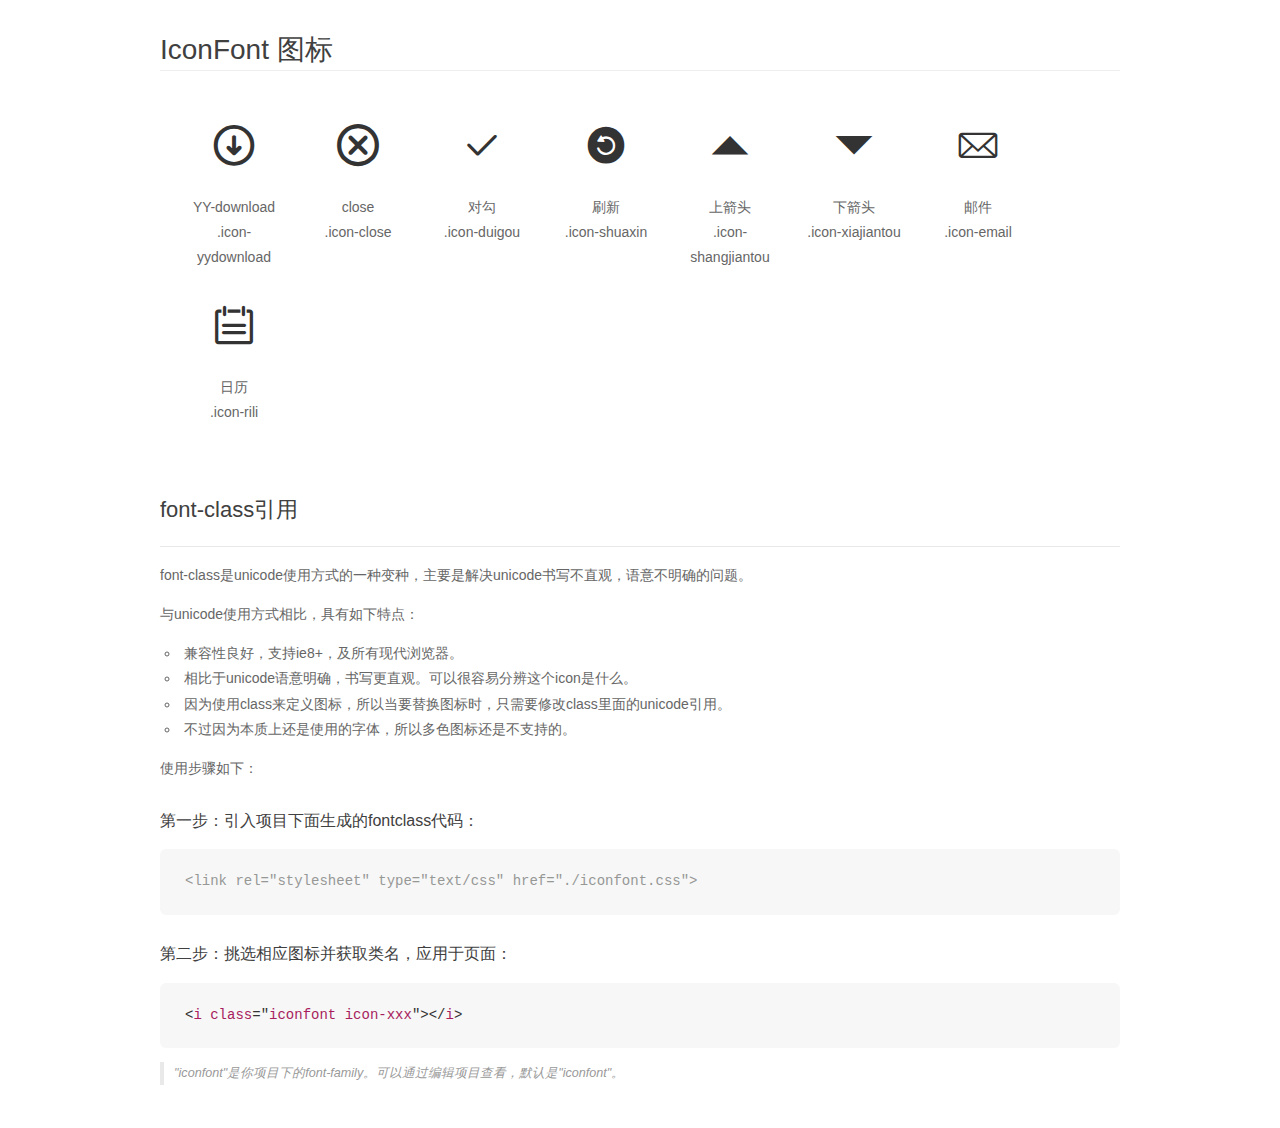
<file: 十九大/font/demo_fontclass.html>
<!DOCTYPE html>
<html>
<head>
    <meta charset="utf-8"/>
    <title>IconFont</title>
    <link rel="stylesheet" href="demo.css">
    <link rel="stylesheet" href="iconfont.css">
</head>
<body>
    <div class="main markdown">
        <h1>IconFont 图标</h1>
        <ul class="icon_lists clear">
            
                <li>
                <i class="icon iconfont icon-yydownload"></i>
                    <div class="name">YY-download</div>
                    <div class="fontclass">.icon-yydownload</div>
                </li>
            
                <li>
                <i class="icon iconfont icon-close"></i>
                    <div class="name">close</div>
                    <div class="fontclass">.icon-close</div>
                </li>
            
                <li>
                <i class="icon iconfont icon-duigou"></i>
                    <div class="name">对勾</div>
                    <div class="fontclass">.icon-duigou</div>
                </li>
            
                <li>
                <i class="icon iconfont icon-shuaxin"></i>
                    <div class="name">刷新</div>
                    <div class="fontclass">.icon-shuaxin</div>
                </li>
            
                <li>
                <i class="icon iconfont icon-shangjiantou"></i>
                    <div class="name">上箭头</div>
                    <div class="fontclass">.icon-shangjiantou</div>
                </li>
            
                <li>
                <i class="icon iconfont icon-xiajiantou"></i>
                    <div class="name">下箭头</div>
                    <div class="fontclass">.icon-xiajiantou</div>
                </li>
            
                <li>
                <i class="icon iconfont icon-email"></i>
                    <div class="name">邮件</div>
                    <div class="fontclass">.icon-email</div>
                </li>
            
                <li>
                <i class="icon iconfont icon-rili"></i>
                    <div class="name">日历</div>
                    <div class="fontclass">.icon-rili</div>
                </li>
            
        </ul>

        <h2 id="font-class-">font-class引用</h2>
        <hr>

        <p>font-class是unicode使用方式的一种变种，主要是解决unicode书写不直观，语意不明确的问题。</p>
        <p>与unicode使用方式相比，具有如下特点：</p>
        <ul>
        <li>兼容性良好，支持ie8+，及所有现代浏览器。</li>
        <li>相比于unicode语意明确，书写更直观。可以很容易分辨这个icon是什么。</li>
        <li>因为使用class来定义图标，所以当要替换图标时，只需要修改class里面的unicode引用。</li>
        <li>不过因为本质上还是使用的字体，所以多色图标还是不支持的。</li>
        </ul>
        <p>使用步骤如下：</p>
        <h3 id="-fontclass-">第一步：引入项目下面生成的fontclass代码：</h3>


        <pre><code class="lang-js hljs javascript"><span class="hljs-comment">&lt;link rel="stylesheet" type="text/css" href="./iconfont.css"&gt;</span></code></pre>
        <h3 id="-">第二步：挑选相应图标并获取类名，应用于页面：</h3>
        <pre><code class="lang-css hljs">&lt;<span class="hljs-selector-tag">i</span> <span class="hljs-selector-tag">class</span>="<span class="hljs-selector-tag">iconfont</span> <span class="hljs-selector-tag">icon-xxx</span>"&gt;&lt;/<span class="hljs-selector-tag">i</span>&gt;</code></pre>
        <blockquote>
        <p>"iconfont"是你项目下的font-family。可以通过编辑项目查看，默认是"iconfont"。</p>
        </blockquote>
    </div>
</body>
</html>
</file>
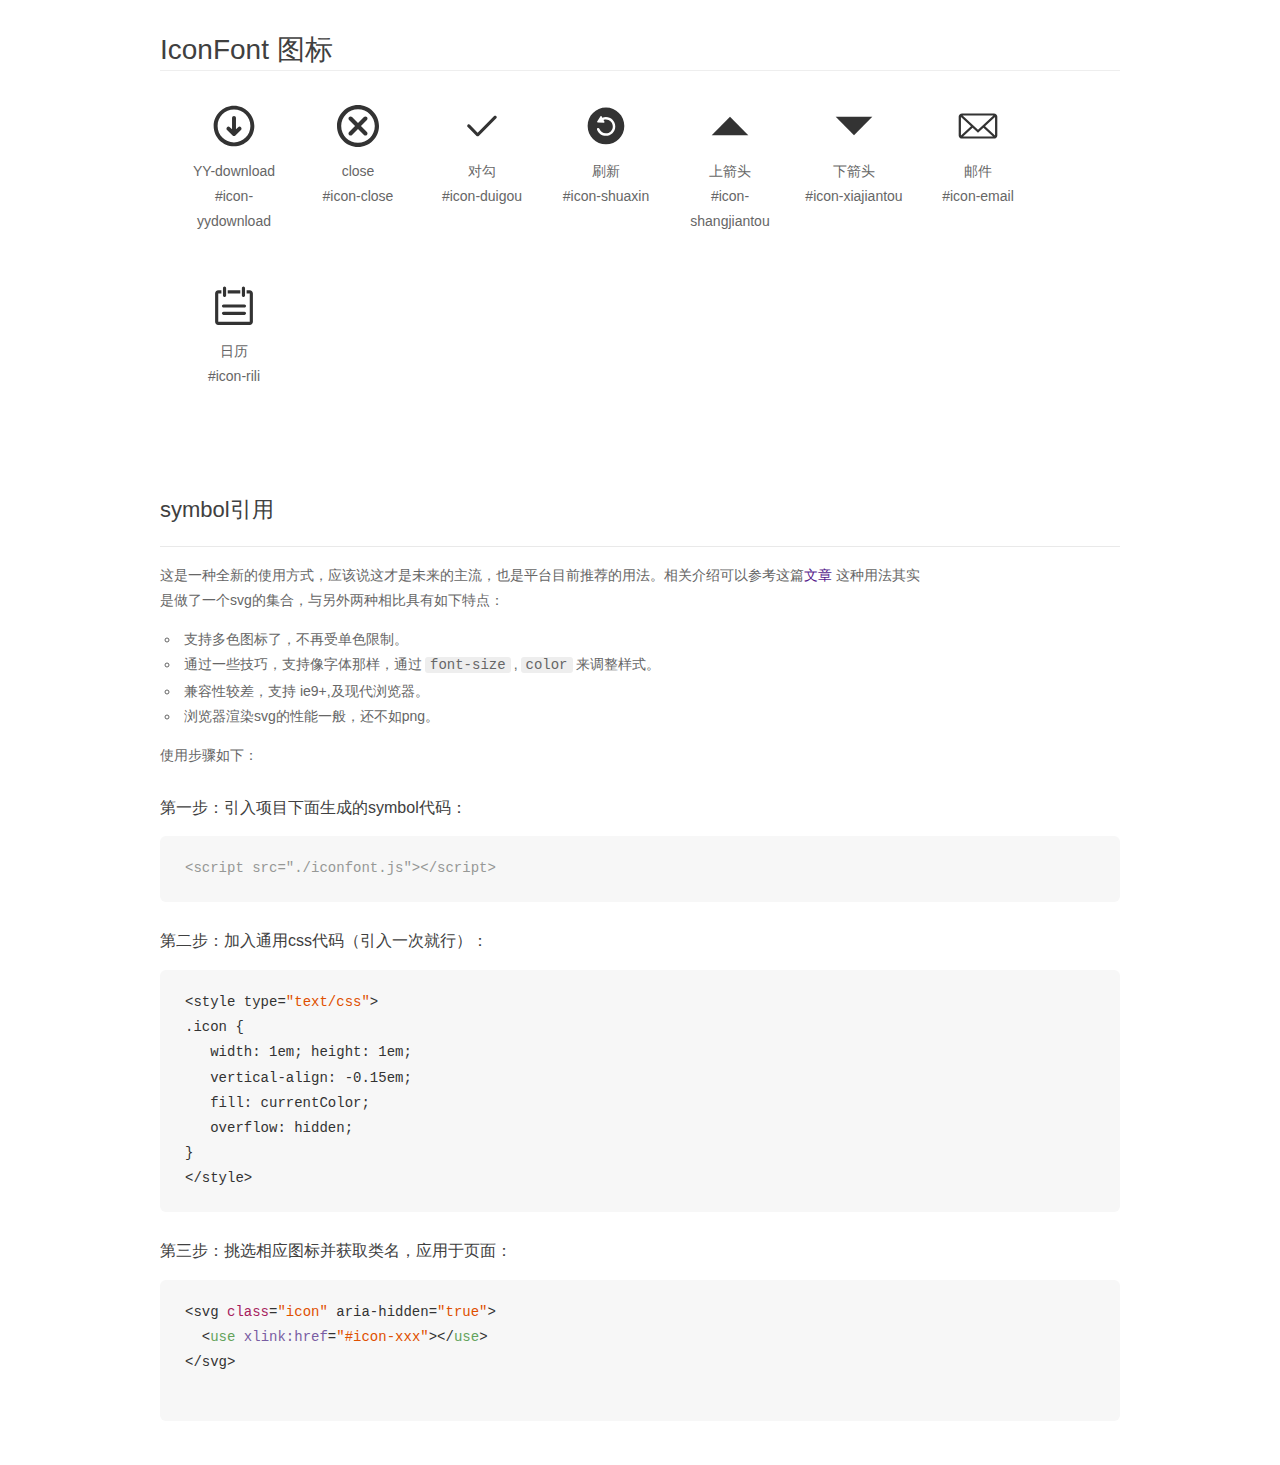
<file: 十九大/font/demo_symbol.html>
<!DOCTYPE html>
<html>
<head>
    <meta charset="utf-8"/>
    <title>IconFont</title>
    <link rel="stylesheet" href="demo.css">
    <script src="iconfont.js"></script>

    <style type="text/css">
        .icon {
          /* 通过设置 font-size 来改变图标大小 */
          width: 1em; height: 1em;
          /* 图标和文字相邻时，垂直对齐 */
          vertical-align: -0.15em;
          /* 通过设置 color 来改变 SVG 的颜色/fill */
          fill: currentColor;
          /* path 和 stroke 溢出 viewBox 部分在 IE 下会显示
             normalize.css 中也包含这行 */
          overflow: hidden;
        }

    </style>
</head>
<body>
    <div class="main markdown">
        <h1>IconFont 图标</h1>
        <ul class="icon_lists clear">
            
                <li>
                    <svg class="icon" aria-hidden="true">
                        <use xlink:href="#icon-yydownload"></use>
                    </svg>
                    <div class="name">YY-download</div>
                    <div class="fontclass">#icon-yydownload</div>
                </li>
            
                <li>
                    <svg class="icon" aria-hidden="true">
                        <use xlink:href="#icon-close"></use>
                    </svg>
                    <div class="name">close</div>
                    <div class="fontclass">#icon-close</div>
                </li>
            
                <li>
                    <svg class="icon" aria-hidden="true">
                        <use xlink:href="#icon-duigou"></use>
                    </svg>
                    <div class="name">对勾</div>
                    <div class="fontclass">#icon-duigou</div>
                </li>
            
                <li>
                    <svg class="icon" aria-hidden="true">
                        <use xlink:href="#icon-shuaxin"></use>
                    </svg>
                    <div class="name">刷新</div>
                    <div class="fontclass">#icon-shuaxin</div>
                </li>
            
                <li>
                    <svg class="icon" aria-hidden="true">
                        <use xlink:href="#icon-shangjiantou"></use>
                    </svg>
                    <div class="name">上箭头</div>
                    <div class="fontclass">#icon-shangjiantou</div>
                </li>
            
                <li>
                    <svg class="icon" aria-hidden="true">
                        <use xlink:href="#icon-xiajiantou"></use>
                    </svg>
                    <div class="name">下箭头</div>
                    <div class="fontclass">#icon-xiajiantou</div>
                </li>
            
                <li>
                    <svg class="icon" aria-hidden="true">
                        <use xlink:href="#icon-email"></use>
                    </svg>
                    <div class="name">邮件</div>
                    <div class="fontclass">#icon-email</div>
                </li>
            
                <li>
                    <svg class="icon" aria-hidden="true">
                        <use xlink:href="#icon-rili"></use>
                    </svg>
                    <div class="name">日历</div>
                    <div class="fontclass">#icon-rili</div>
                </li>
            
        </ul>


        <h2 id="symbol-">symbol引用</h2>
        <hr>

        <p>这是一种全新的使用方式，应该说这才是未来的主流，也是平台目前推荐的用法。相关介绍可以参考这篇<a href="">文章</a>
        这种用法其实是做了一个svg的集合，与另外两种相比具有如下特点：</p>
        <ul>
          <li>支持多色图标了，不再受单色限制。</li>
          <li>通过一些技巧，支持像字体那样，通过<code>font-size</code>,<code>color</code>来调整样式。</li>
          <li>兼容性较差，支持 ie9+,及现代浏览器。</li>
          <li>浏览器渲染svg的性能一般，还不如png。</li>
        </ul>
        <p>使用步骤如下：</p>
        <h3 id="-symbol-">第一步：引入项目下面生成的symbol代码：</h3>
        <pre><code class="lang-js hljs javascript"><span class="hljs-comment">&lt;script src="./iconfont.js"&gt;&lt;/script&gt;</span></code></pre>
        <h3 id="-css-">第二步：加入通用css代码（引入一次就行）：</h3>
        <pre><code class="lang-js hljs javascript">&lt;style type=<span class="hljs-string">"text/css"</span>&gt;
.icon {
   width: <span class="hljs-number">1</span>em; height: <span class="hljs-number">1</span>em;
   vertical-align: <span class="hljs-number">-0.15</span>em;
   fill: currentColor;
   overflow: hidden;
}
&lt;<span class="hljs-regexp">/style&gt;</span></code></pre>
        <h3 id="-">第三步：挑选相应图标并获取类名，应用于页面：</h3>
        <pre><code class="lang-js hljs javascript">&lt;svg <span class="hljs-class"><span class="hljs-keyword">class</span></span>=<span class="hljs-string">"icon"</span> aria-hidden=<span class="hljs-string">"true"</span>&gt;<span class="xml"><span class="hljs-tag">
  &lt;<span class="hljs-name">use</span> <span class="hljs-attr">xlink:href</span>=<span class="hljs-string">"#icon-xxx"</span>&gt;</span><span class="hljs-tag">&lt;/<span class="hljs-name">use</span>&gt;</span>
</span>&lt;<span class="hljs-regexp">/svg&gt;
        </span></code></pre>
    </div>
</body>
</html>
</file>
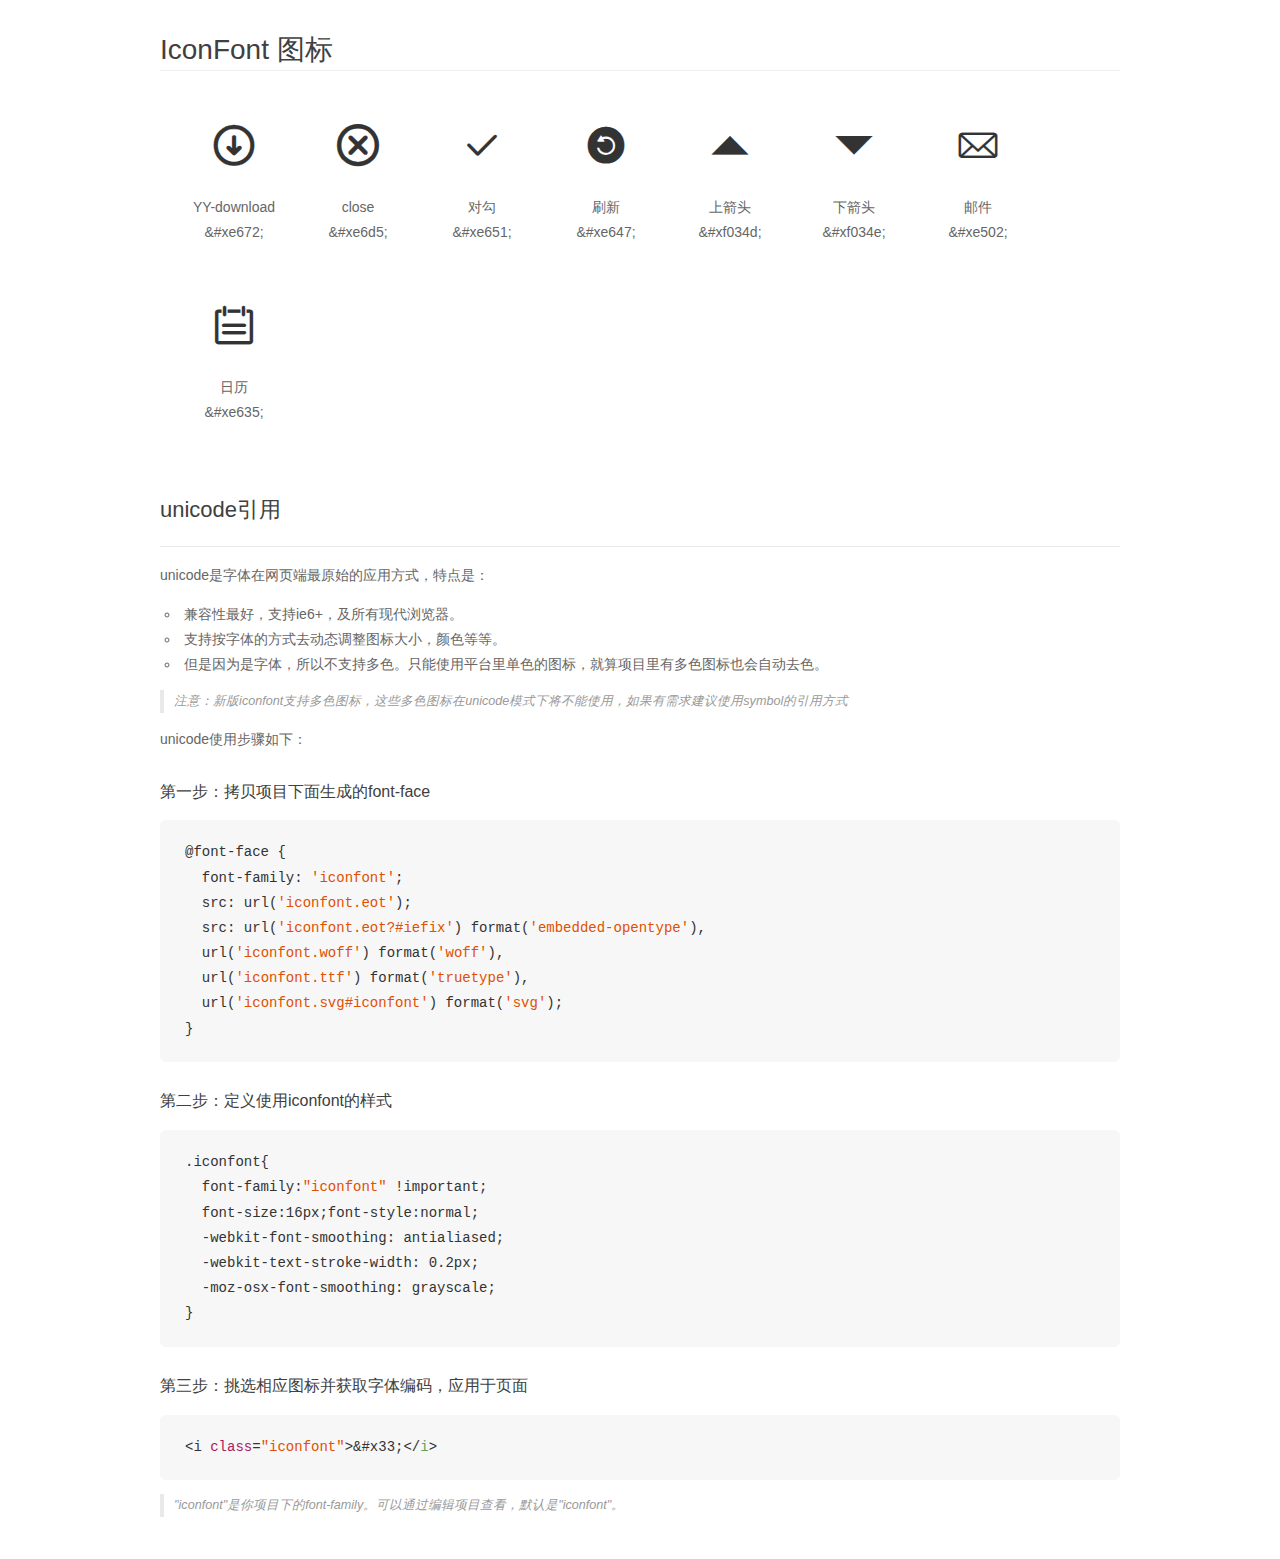
<file: 十九大/font/demo_unicode.html>
<!DOCTYPE html>
<html>
<head>
    <meta charset="utf-8"/>
    <title>IconFont</title>
    <link rel="stylesheet" href="demo.css">

    <style type="text/css">

        @font-face {font-family: "iconfont";
          src: url('iconfont.eot'); /* IE9*/
          src: url('iconfont.eot#iefix') format('embedded-opentype'), /* IE6-IE8 */
          url('iconfont.woff') format('woff'), /* chrome, firefox */
          url('iconfont.ttf') format('truetype'), /* chrome, firefox, opera, Safari, Android, iOS 4.2+*/
          url('iconfont.svg#iconfont') format('svg'); /* iOS 4.1- */
        }

        .iconfont {
          font-family:"iconfont" !important;
          font-size:16px;
          font-style:normal;
          -webkit-font-smoothing: antialiased;
          -webkit-text-stroke-width: 0.2px;
          -moz-osx-font-smoothing: grayscale;
        }

    </style>
</head>
<body>
    <div class="main markdown">
        <h1>IconFont 图标</h1>
        <ul class="icon_lists clear">
            
                <li>
                <i class="icon iconfont">&#xe672;</i>
                    <div class="name">YY-download</div>
                    <div class="code">&amp;#xe672;</div>
                </li>
            
                <li>
                <i class="icon iconfont">&#xe6d5;</i>
                    <div class="name">close</div>
                    <div class="code">&amp;#xe6d5;</div>
                </li>
            
                <li>
                <i class="icon iconfont">&#xe651;</i>
                    <div class="name">对勾</div>
                    <div class="code">&amp;#xe651;</div>
                </li>
            
                <li>
                <i class="icon iconfont">&#xe647;</i>
                    <div class="name">刷新</div>
                    <div class="code">&amp;#xe647;</div>
                </li>
            
                <li>
                <i class="icon iconfont">&#xf034d;</i>
                    <div class="name">上箭头</div>
                    <div class="code">&amp;#xf034d;</div>
                </li>
            
                <li>
                <i class="icon iconfont">&#xf034e;</i>
                    <div class="name">下箭头</div>
                    <div class="code">&amp;#xf034e;</div>
                </li>
            
                <li>
                <i class="icon iconfont">&#xe502;</i>
                    <div class="name">邮件</div>
                    <div class="code">&amp;#xe502;</div>
                </li>
            
                <li>
                <i class="icon iconfont">&#xe635;</i>
                    <div class="name">日历</div>
                    <div class="code">&amp;#xe635;</div>
                </li>
            
        </ul>
        <h2 id="unicode-">unicode引用</h2>
        <hr>

        <p>unicode是字体在网页端最原始的应用方式，特点是：</p>
        <ul>
        <li>兼容性最好，支持ie6+，及所有现代浏览器。</li>
        <li>支持按字体的方式去动态调整图标大小，颜色等等。</li>
        <li>但是因为是字体，所以不支持多色。只能使用平台里单色的图标，就算项目里有多色图标也会自动去色。</li>
        </ul>
        <blockquote>
        <p>注意：新版iconfont支持多色图标，这些多色图标在unicode模式下将不能使用，如果有需求建议使用symbol的引用方式</p>
        </blockquote>
        <p>unicode使用步骤如下：</p>
        <h3 id="-font-face">第一步：拷贝项目下面生成的font-face</h3>
        <pre><code class="lang-js hljs javascript">@font-face {
  font-family: <span class="hljs-string">'iconfont'</span>;
  src: url(<span class="hljs-string">'iconfont.eot'</span>);
  src: url(<span class="hljs-string">'iconfont.eot?#iefix'</span>) format(<span class="hljs-string">'embedded-opentype'</span>),
  url(<span class="hljs-string">'iconfont.woff'</span>) format(<span class="hljs-string">'woff'</span>),
  url(<span class="hljs-string">'iconfont.ttf'</span>) format(<span class="hljs-string">'truetype'</span>),
  url(<span class="hljs-string">'iconfont.svg#iconfont'</span>) format(<span class="hljs-string">'svg'</span>);
}
</code></pre>
        <h3 id="-iconfont-">第二步：定义使用iconfont的样式</h3>
        <pre><code class="lang-js hljs javascript">.iconfont{
  font-family:<span class="hljs-string">"iconfont"</span> !important;
  font-size:<span class="hljs-number">16</span>px;font-style:normal;
  -webkit-font-smoothing: antialiased;
  -webkit-text-stroke-width: <span class="hljs-number">0.2</span>px;
  -moz-osx-font-smoothing: grayscale;
}
</code></pre>
        <h3 id="-">第三步：挑选相应图标并获取字体编码，应用于页面</h3>
        <pre><code class="lang-js hljs javascript">&lt;i <span class="hljs-class"><span class="hljs-keyword">class</span></span>=<span class="hljs-string">"iconfont"</span>&gt;&amp;#x33;<span class="xml"><span class="hljs-tag">&lt;/<span class="hljs-name">i</span>&gt;</span></span></code></pre>

        <blockquote>
        <p>"iconfont"是你项目下的font-family。可以通过编辑项目查看，默认是"iconfont"。</p>
        </blockquote>
    </div>


</body>
</html>
</file>
<file: 十九大/font/iconfont.css>
@font-face {font-family: "iconfont";
  src: url('iconfont.eot?t=1511344756995'); /* IE9*/
  src: url('iconfont.eot?t=1511344756995#iefix') format('embedded-opentype'), /* IE6-IE8 */
  url('[data-uri]') format('woff'),
  url('iconfont.ttf?t=1511344756995') format('truetype'), /* chrome, firefox, opera, Safari, Android, iOS 4.2+*/
  url('iconfont.svg?t=1511344756995#iconfont') format('svg'); /* iOS 4.1- */
}

.iconfont {
  font-family:"iconfont" !important;
  font-size:16px;
  font-style:normal;
  -webkit-font-smoothing: antialiased;
  -moz-osx-font-smoothing: grayscale;
}

.icon-yydownload:before { content: "\e672"; }

.icon-close:before { content: "\e6d5"; }

.icon-duigou:before { content: "\e651"; }

.icon-shuaxin:before { content: "\e647"; }

.icon-shangjiantou:before { content: "\f034d"; }

.icon-xiajiantou:before { content: "\f034e"; }

.icon-email:before { content: "\e502"; }

.icon-rili:before { content: "\e635"; }
</file>
<file: 十九大/font/demo.css>
*{margin: 0;padding: 0;list-style: none;}
/*
KISSY CSS Reset
理念：1. reset 的目的不是清除浏览器的默认样式，这仅是部分工作。清除和重置是紧密不可分的。
2. reset 的目的不是让默认样式在所有浏览器下一致，而是减少默认样式有可能带来的问题。
3. reset 期望提供一套普适通用的基础样式。但没有银弹，推荐根据具体需求，裁剪和修改后再使用。
特色：1. 适应中文；2. 基于最新主流浏览器。
维护：玉伯<lifesinger@gmail.com>, 正淳<ragecarrier@gmail.com>
 */

/** 清除内外边距 **/
body, h1, h2, h3, h4, h5, h6, hr, p, blockquote, /* structural elements 结构元素 */
dl, dt, dd, ul, ol, li, /* list elements 列表元素 */
pre, /* text formatting elements 文本格式元素 */
form, fieldset, legend, button, input, textarea, /* form elements 表单元素 */
th, td /* table elements 表格元素 */ {
  margin: 0;
  padding: 0;
}

/** 设置默认字体 **/
body,
button, input, select, textarea /* for ie */ {
  font: 12px/1.5 tahoma, arial, \5b8b\4f53, sans-serif;
}
h1, h2, h3, h4, h5, h6 { font-size: 100%; }
address, cite, dfn, em, var { font-style: normal; } /* 将斜体扶正 */
code, kbd, pre, samp { font-family: courier new, courier, monospace; } /* 统一等宽字体 */
small { font-size: 12px; } /* 小于 12px 的中文很难阅读，让 small 正常化 */

/** 重置列表元素 **/
ul, ol { list-style: none; }

/** 重置文本格式元素 **/
a { text-decoration: none; }
a:hover { text-decoration: underline; }


/** 重置表单元素 **/
legend { color: #000; } /* for ie6 */
fieldset, img { border: 0; } /* img 搭车：让链接里的 img 无边框 */
button, input, select, textarea { font-size: 100%; } /* 使得表单元素在 ie 下能继承字体大小 */
/* 注：optgroup 无法扶正 */

/** 重置表格元素 **/
table { border-collapse: collapse; border-spacing: 0; }

/* 清除浮动 */
.ks-clear:after, .clear:after {
  content: '\20';
  display: block;
  height: 0;
  clear: both;
}
.ks-clear, .clear {
  *zoom: 1;
}

.main {
  padding: 30px 100px;
width: 960px;
margin: 0 auto;
}
.main h1{font-size:36px; color:#333; text-align:left;margin-bottom:30px; border-bottom: 1px solid #eee;}

.helps{margin-top:40px;}
.helps pre{
  padding:20px;
  margin:10px 0;
  border:solid 1px #e7e1cd;
  background-color: #fffdef;
  overflow: auto;
}

.icon_lists{
  width: 100% !important;

}

.icon_lists li{
  float:left;
  width: 100px;
  height:180px;
  text-align: center;
  list-style: none !important;
}
.icon_lists .icon{
  font-size: 42px;
  line-height: 100px;
  margin: 10px 0;
  color:#333;
  -webkit-transition: font-size 0.25s ease-out 0s;
  -moz-transition: font-size 0.25s ease-out 0s;
  transition: font-size 0.25s ease-out 0s;

}
.icon_lists .icon:hover{
  font-size: 100px;
}



.markdown {
  color: #666;
  font-size: 14px;
  line-height: 1.8;
}

.highlight {
  line-height: 1.5;
}

.markdown img {
  vertical-align: middle;
  max-width: 100%;
}

.markdown h1 {
  color: #404040;
  font-weight: 500;
  line-height: 40px;
  margin-bottom: 24px;
}

.markdown h2,
.markdown h3,
.markdown h4,
.markdown h5,
.markdown h6 {
  color: #404040;
  margin: 1.6em 0 0.6em 0;
  font-weight: 500;
  clear: both;
}

.markdown h1 {
  font-size: 28px;
}

.markdown h2 {
  font-size: 22px;
}

.markdown h3 {
  font-size: 16px;
}

.markdown h4 {
  font-size: 14px;
}

.markdown h5 {
  font-size: 12px;
}

.markdown h6 {
  font-size: 12px;
}

.markdown hr {
  height: 1px;
  border: 0;
  background: #e9e9e9;
  margin: 16px 0;
  clear: both;
}

.markdown p,
.markdown pre {
  margin: 1em 0;
}

.markdown > p,
.markdown > blockquote,
.markdown > .highlight,
.markdown > ol,
.markdown > ul {
  width: 80%;
}

.markdown ul > li {
  list-style: circle;
}

.markdown > ul li,
.markdown blockquote ul > li {
  margin-left: 20px;
  padding-left: 4px;
}

.markdown > ul li p,
.markdown > ol li p {
  margin: 0.6em 0;
}

.markdown ol > li {
  list-style: decimal;
}

.markdown > ol li,
.markdown blockquote ol > li {
  margin-left: 20px;
  padding-left: 4px;
}

.markdown code {
  margin: 0 3px;
  padding: 0 5px;
  background: #eee;
  border-radius: 3px;
}

.markdown pre {
  border-radius: 6px;
  background: #f7f7f7;
  padding: 20px;
}

.markdown pre code {
  border: none;
  background: #f7f7f7;
  margin: 0;
}

.markdown strong,
.markdown b {
  font-weight: 600;
}

.markdown > table {
  border-collapse: collapse;
  border-spacing: 0px;
  empty-cells: show;
  border: 1px solid #e9e9e9;
  width: 95%;
  margin-bottom: 24px;
}

.markdown > table th {
  white-space: nowrap;
  color: #333;
  font-weight: 600;

}

.markdown > table th,
.markdown > table td {
  border: 1px solid #e9e9e9;
  padding: 8px 16px;
  text-align: left;
}

.markdown > table th {
  background: #F7F7F7;
}

.markdown blockquote {
  font-size: 90%;
  color: #999;
  border-left: 4px solid #e9e9e9;
  padding-left: 0.8em;
  margin: 1em 0;
  font-style: italic;
}

.markdown blockquote p {
  margin: 0;
}

.markdown .anchor {
  opacity: 0;
  transition: opacity 0.3s ease;
  margin-left: 8px;
}

.markdown .waiting {
  color: #ccc;
}

.markdown h1:hover .anchor,
.markdown h2:hover .anchor,
.markdown h3:hover .anchor,
.markdown h4:hover .anchor,
.markdown h5:hover .anchor,
.markdown h6:hover .anchor {
  opacity: 1;
  display: inline-block;
}

.markdown > br,
.markdown > p > br {
  clear: both;
}


.hljs {
  display: block;
  background: white;
  padding: 0.5em;
  color: #333333;
  overflow-x: auto;
}

.hljs-comment,
.hljs-meta {
  color: #969896;
}

.hljs-string,
.hljs-variable,
.hljs-template-variable,
.hljs-strong,
.hljs-emphasis,
.hljs-quote {
  color: #df5000;
}

.hljs-keyword,
.hljs-selector-tag,
.hljs-type {
  color: #a71d5d;
}

.hljs-literal,
.hljs-symbol,
.hljs-bullet,
.hljs-attribute {
  color: #0086b3;
}

.hljs-section,
.hljs-name {
  color: #63a35c;
}

.hljs-tag {
  color: #333333;
}

.hljs-title,
.hljs-attr,
.hljs-selector-id,
.hljs-selector-class,
.hljs-selector-attr,
.hljs-selector-pseudo {
  color: #795da3;
}

.hljs-addition {
  color: #55a532;
  background-color: #eaffea;
}

.hljs-deletion {
  color: #bd2c00;
  background-color: #ffecec;
}

.hljs-link {
  text-decoration: underline;
}

pre{
  background: #fff;
}
</file>
